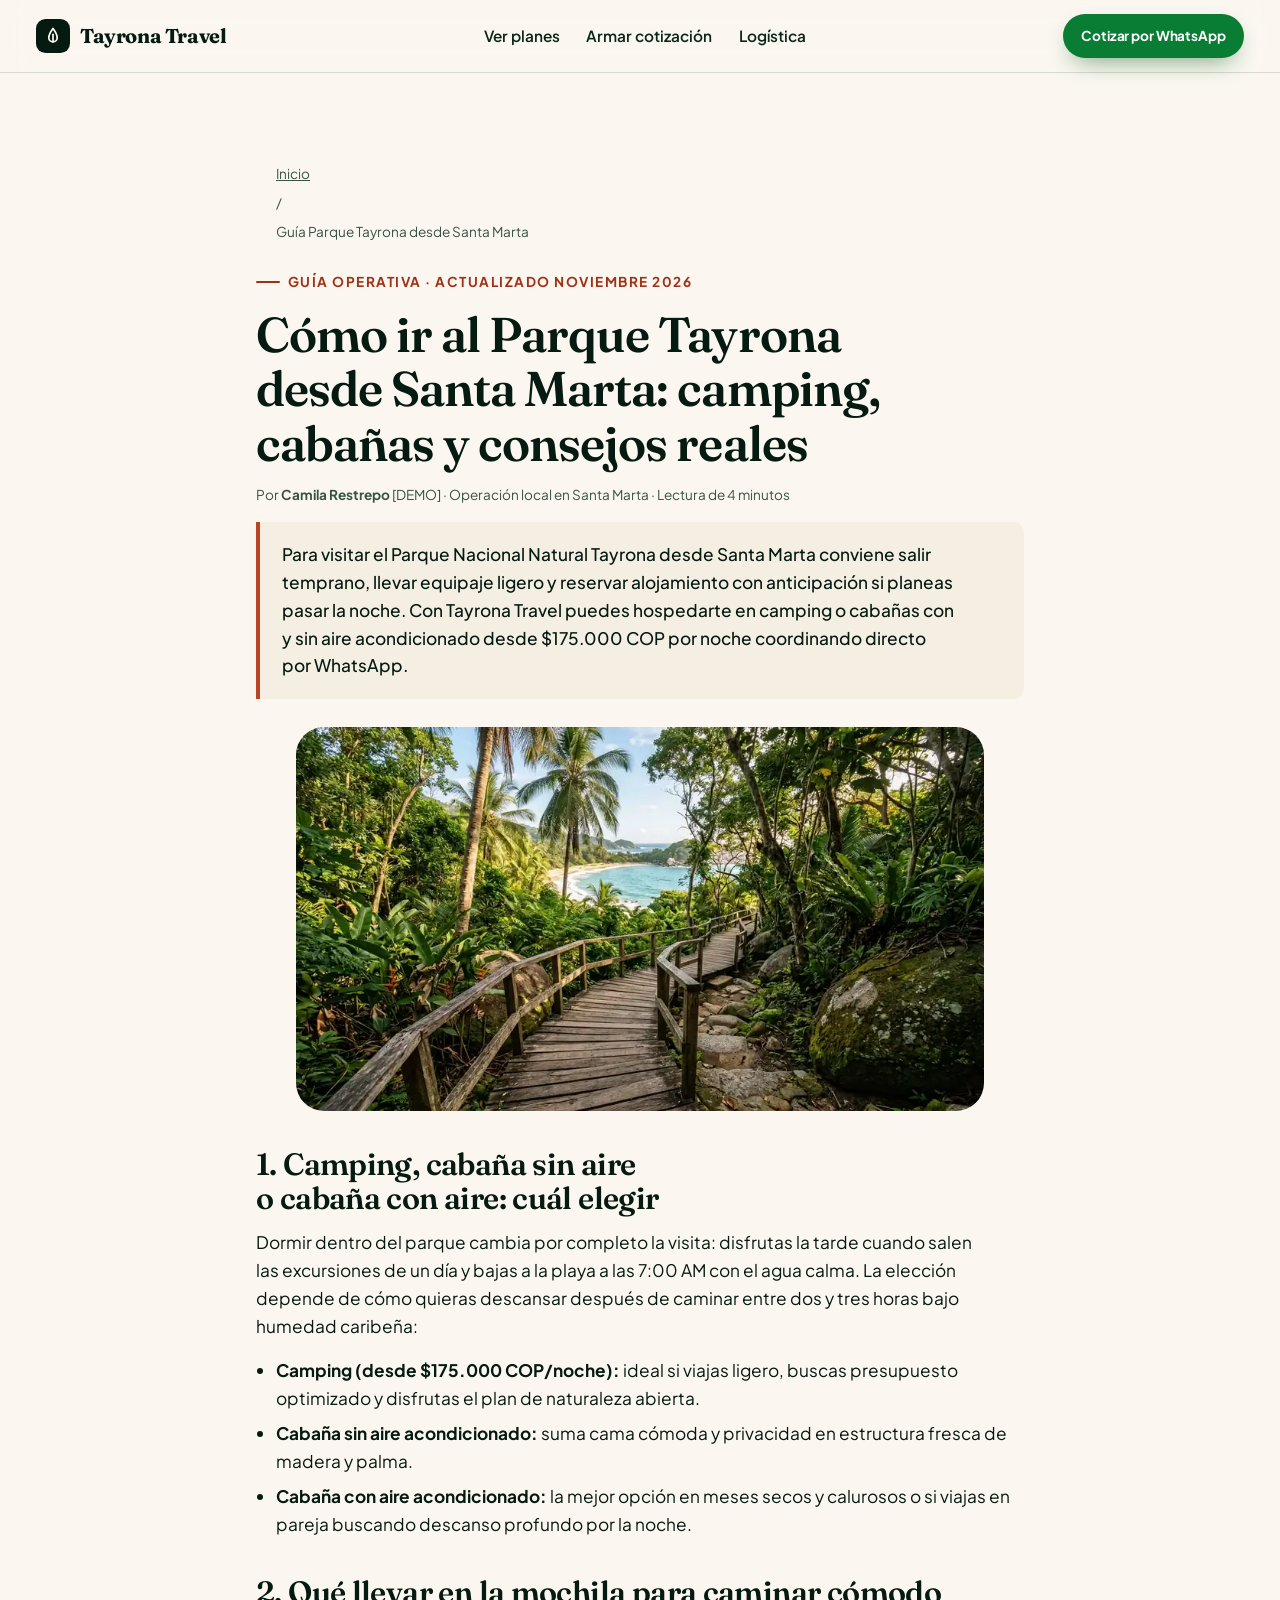
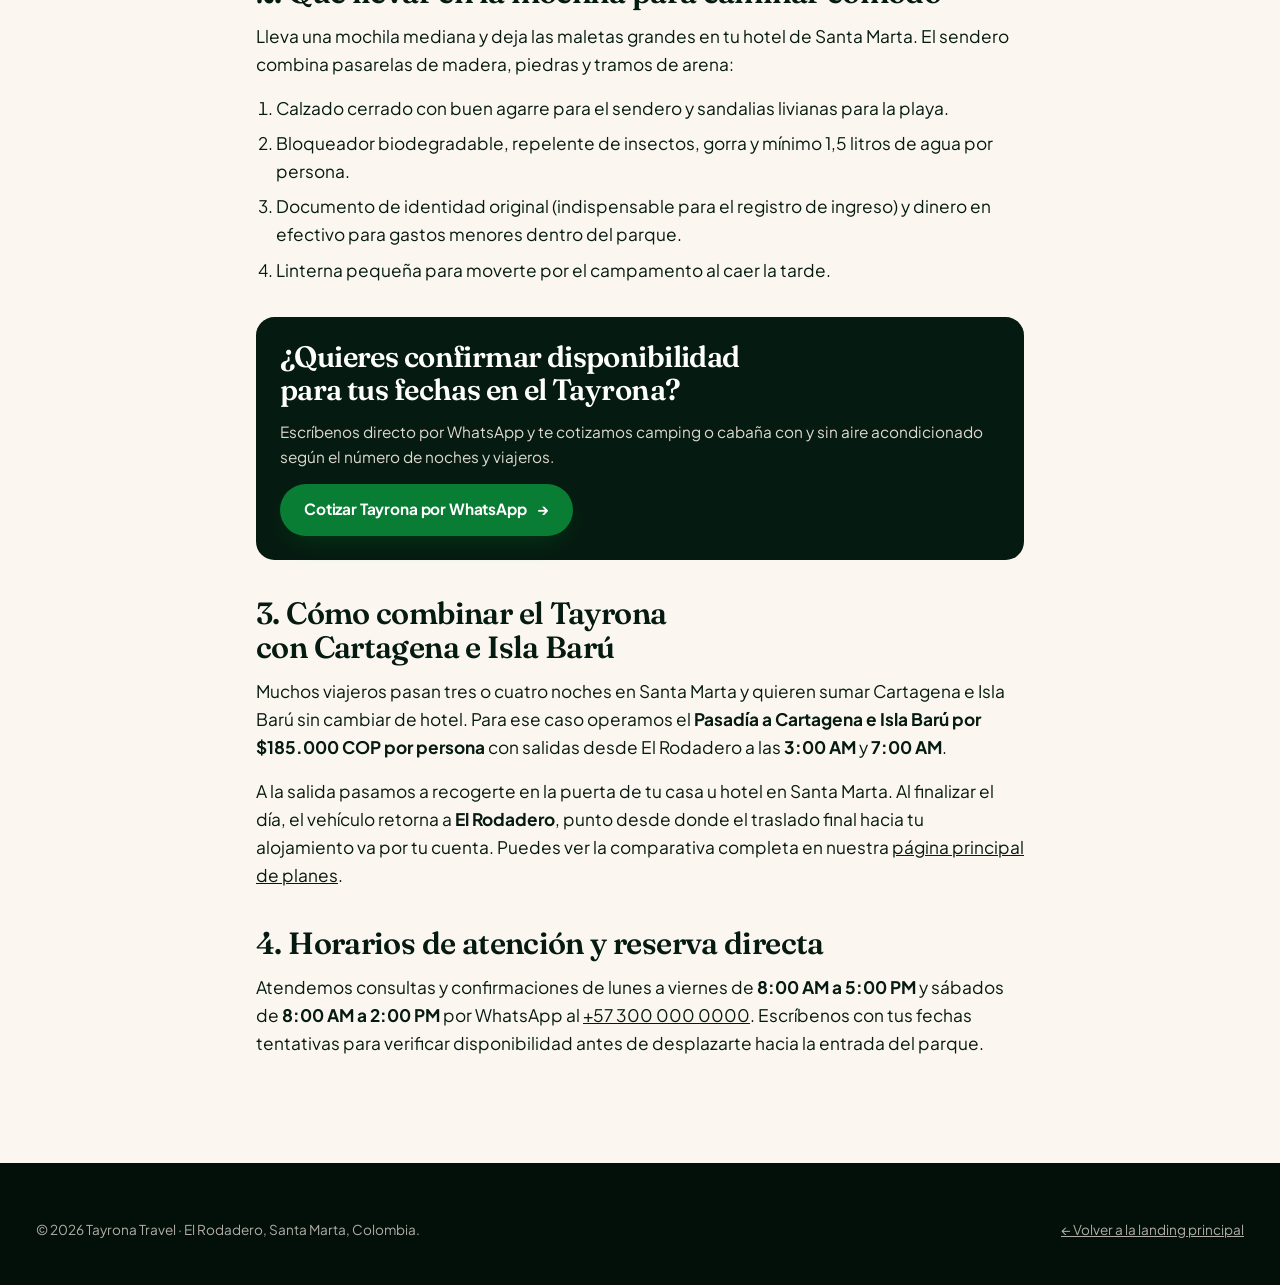
<file: examples/tayrona-travel/desarrollo/blog/guia-parque-tayrona-santa-marta.html>
<!doctype html>
<html lang="es-CO">
<head>
  <meta charset="utf-8">
  <meta name="viewport" content="width=device-width, initial-scale=1">
  <meta http-equiv="content-language" content="es-CO">
  <title>Cómo ir al Parque Tayrona desde Santa Marta: guía 2026</title>
  <meta name="description" content="Horarios, precios desde $175.000, qué empacar y cuándo elegir camping o cabaña con aire acondicionado en el Parque Tayrona saliendo desde Santa Marta.">
  <link rel="canonical" href="https://tayronatravel.example/blog/guia-parque-tayrona-santa-marta.html">
  <meta name="robots" content="index, follow, max-image-preview:large">
  <meta name="theme-color" content="#123128">

  <meta property="og:type" content="article">
  <meta property="og:locale" content="es_CO">
  <meta property="og:site_name" content="Tayrona Travel">
  <meta property="og:title" content="Cómo ir al Parque Tayrona desde Santa Marta: guía 2026">
  <meta property="og:description" content="Guía directa para planear tu noche en camping o cabaña dentro del Parque Tayrona saliendo desde Santa Marta.">
  <meta property="og:url" content="https://tayronatravel.example/blog/guia-parque-tayrona-santa-marta.html">
  <meta property="og:image" content="https://tayronatravel.example/assets/img/sendero-tayrona-blog.webp">

  <link rel="preload" as="image" href="../assets/img/sendero-tayrona-blog.webp" type="image/webp" fetchpriority="high">
  <link rel="preconnect" href="https://fonts.googleapis.com">
  <link rel="preconnect" href="https://fonts.gstatic.com" crossorigin>
  <link href="https://fonts.googleapis.com/css2?family=Fraunces:ital,opsz,wght@0,9..144,500;0,9..144,600;0,9..144,700&family=Plus+Jakarta+Sans:wght@400;500;600;700&display=swap" rel="stylesheet">
  <link rel="stylesheet" href="../assets/css/styles.css">

  <script src="../assets/js/tracking.js"></script>

  <script type="application/ld+json">
  {
    "@context": "https://schema.org",
    "@graph": [
      {
        "@type": "Article",
        "@id": "https://tayronatravel.example/blog/guia-parque-tayrona-santa-marta.html#articulo",
        "headline": "Cómo ir al Parque Tayrona desde Santa Marta: camping, cabañas y consejos 2026",
        "description": "Guía práctica para hospedarte en camping o cabaña con y sin aire acondicionado en el Parque Nacional Natural Tayrona saliendo desde Santa Marta.",
        "image": "https://tayronatravel.example/assets/img/sendero-tayrona-blog.webp",
        "datePublished": "2026-11-24",
        "dateModified": "2026-11-24",
        "inLanguage": "es-CO",
        "author": {
          "@type": "Person",
          "name": "Camila Restrepo",
          "jobTitle": "Coordinadora de operaciones en Santa Marta",
          "sameAs": "https://www.instagram.com/example-tayrona"
        },
        "publisher": {
          "@type": "TravelAgency",
          "@id": "https://tayronatravel.example/#agencia",
          "name": "Tayrona Travel",
          "url": "https://tayronatravel.example/"
        }
      },
      {
        "@type": "BreadcrumbList",
        "itemListElement": [
          {
            "@type": "ListItem",
            "position": 1,
            "name": "Inicio",
            "item": "https://tayronatravel.example/"
          },
          {
            "@type": "ListItem",
            "position": 2,
            "name": "Guía Parque Tayrona desde Santa Marta",
            "item": "https://tayronatravel.example/blog/guia-parque-tayrona-santa-marta.html"
          }
        ]
      }
    ]
  }
  </script>
</head>
<body>
  <a class="skip-link" href="#articulo-principal">Ir al artículo</a>

  <header class="site-header">
    <div class="container site-header__inner">
      <a class="brand" href="../index.html">
        <span class="brand__mark" aria-hidden="true">
          <svg width="20" height="20" viewBox="0 0 24 24" fill="none" stroke="currentColor" stroke-width="2.1" stroke-linecap="round" stroke-linejoin="round">
            <path d="M12 3c-3 4-5 7-5 11a5 5 0 0 0 10 0c0-4-2-7-5-11Z"/>
            <path d="M12 10v9"/>
          </svg>
        </span>
        <span>Tayrona Travel</span>
      </a>

      <nav class="site-nav" aria-label="Navegación del blog">
        <a href="../index.html#planes">Ver planes</a>
        <a href="../index.html#armar-mensaje">Armar cotización</a>
        <a href="../index.html#logistica">Logística</a>
      </nav>

      <a
        class="btn btn--wa btn--sm"
        href="https://wa.me/573000000000?text=Hola%20Tayrona%20Travel%2C%20estoy%20leyendo%20la%20gu%C3%ADa%20del%20Parque%20Tayrona%20y%20quiero%20cotizar%20alojamiento."
        target="_blank"
        rel="noopener noreferrer"
        data-wa-cta
        data-cta-location="blog_header"
        data-plan-id="tayrona_alojamiento"
        data-plan-name="Consulta desde header Blog"
        data-price="175000"
        data-currency="COP"
      >
        <span class="btn__surface"><span>Cotizar por WhatsApp</span></span>
      </a>
    </div>
  </header>

  <main id="articulo-principal" class="section">
    <article class="article-wrap prose">
      <nav aria-label="Ruta de navegación">
        <ol class="breadcrumbs">
          <li><a href="../index.html">Inicio</a></li>
          <li aria-hidden="true">/</li>
          <li aria-current="page">Guía Parque Tayrona desde Santa Marta</li>
        </ol>
      </nav>

      <p class="eyebrow">Guía operativa · Actualizado noviembre 2026</p>
      <h1 style="font-size:clamp(2rem,1.45rem + 2vw,3.1rem);margin-bottom:0.85rem">
        Cómo ir al Parque Tayrona desde Santa Marta: camping, cabañas y consejos reales
      </h1>
      <p style="font-size:var(--text-xs);color:var(--ink-muted)">
        Por <strong>Camila Restrepo</strong> [DEMO] · Operación local en Santa Marta · Lectura de 4 minutos
      </p>

      <!-- Apertura answer-first (50 palabras exactas) -->
      <p class="answer-first">
        Para visitar el Parque Nacional Natural Tayrona desde Santa Marta conviene salir temprano, llevar equipaje ligero y reservar alojamiento con anticipación si planeas pasar la noche. Con Tayrona Travel puedes hospedarte en camping o cabañas con y sin aire acondicionado desde $175.000 COP por noche coordinando directo por WhatsApp.
      </p>

      <figure class="article-hero-img">
        <picture>
          <source srcset="../assets/img/sendero-tayrona-blog.webp" type="image/webp">
          <img
            src="../assets/img/sendero-tayrona-blog.jpg"
            width="900"
            height="502"
            fetchpriority="high"
            decoding="async"
            alt="Sendero ecológico de madera y piedra dentro del Parque Tayrona rodeado de árboles tropicales hacia la costa"
          >
        </picture>
      </figure>

      <h2>1. Camping, cabaña sin aire o cabaña con aire: cuál elegir</h2>
      <p>
        Dormir dentro del parque cambia por completo la visita: disfrutas la tarde cuando salen las excursiones de un día y bajas a la playa a las 7:00 AM con el agua calma. La elección depende de cómo quieras descansar después de caminar entre dos y tres horas bajo humedad caribeña:
      </p>
      <ul>
        <li><strong>Camping (desde $175.000 COP/noche):</strong> ideal si viajas ligero, buscas presupuesto optimizado y disfrutas el plan de naturaleza abierta.</li>
        <li><strong>Cabaña sin aire acondicionado:</strong> suma cama cómoda y privacidad en estructura fresca de madera y palma.</li>
        <li><strong>Cabaña con aire acondicionado:</strong> la mejor opción en meses secos y calurosos o si viajas en pareja buscando descanso profundo por la noche.</li>
      </ul>

      <h2>2. Qué llevar en la mochila para caminar cómodo</h2>
      <p>
        Lleva una mochila mediana y deja las maletas grandes en tu hotel de Santa Marta. El sendero combina pasarelas de madera, piedras y tramos de arena:
      </p>
      <ol>
        <li>Calzado cerrado con buen agarre para el sendero y sandalias livianas para la playa.</li>
        <li>Bloqueador biodegradable, repelente de insectos, gorra y mínimo 1,5 litros de agua por persona.</li>
        <li>Documento de identidad original (indispensable para el registro de ingreso) y dinero en efectivo para gastos menores dentro del parque.</li>
        <li>Linterna pequeña para moverte por el campamento al caer la tarde.</li>
      </ol>

      <aside class="inline-cta">
        <h3 style="color:#fff">¿Quieres confirmar disponibilidad para tus fechas en el Tayrona?</h3>
        <p>Escríbenos directo por WhatsApp y te cotizamos camping o cabaña con y sin aire acondicionado según el número de noches y viajeros.</p>
        <a
          class="btn btn--wa btn--pulse"
          href="https://wa.me/573000000000?text=Hola%20Tayrona%20Travel%2C%20le%C3%AD%20la%20gu%C3%ADa%20del%20Parque%20Tayrona%20y%20quiero%20cotizar%20camping%20o%20caba%C3%B1a%20desde%20%24175.000."
          target="_blank"
          rel="noopener noreferrer"
          data-wa-cta
          data-cta-location="blog_inline_cta"
          data-plan-id="tayrona_alojamiento"
          data-plan-name="Cotización desde Blog Tayrona"
          data-price="175000"
          data-currency="COP"
        >
          <span class="btn__surface">
            <span>Cotizar Tayrona por WhatsApp</span>
            <span class="btn__arrow" aria-hidden="true">→</span>
          </span>
        </a>
      </aside>

      <h2>3. Cómo combinar el Tayrona con Cartagena e Isla Barú</h2>
      <p>
        Muchos viajeros pasan tres o cuatro noches en Santa Marta y quieren sumar Cartagena e Isla Barú sin cambiar de hotel. Para ese caso operamos el <strong>Pasadía a Cartagena e Isla Barú por $185.000 COP por persona</strong> con salidas desde El Rodadero a las <strong>3:00 AM</strong> y <strong>7:00 AM</strong>.
      </p>
      <p>
        A la salida pasamos a recogerte en la puerta de tu casa u hotel en Santa Marta. Al finalizar el día, el vehículo retorna a <strong>El Rodadero</strong>, punto desde donde el traslado final hacia tu alojamiento va por tu cuenta. Puedes ver la comparativa completa en nuestra <a href="../index.html#planes">página principal de planes</a>.
      </p>

      <h2>4. Horarios de atención y reserva directa</h2>
      <p>
        Atendemos consultas y confirmaciones de lunes a viernes de <strong>8:00 AM a 5:00 PM</strong> y sábados de <strong>8:00 AM a 2:00 PM</strong> por WhatsApp al <a href="tel:+573000000000">+57 300 000 0000</a>. Escríbenos con tus fechas tentativas para verificar disponibilidad antes de desplazarte hacia la entrada del parque.
      </p>
    </article>
  </main>

  <footer class="site-footer">
    <div class="container">
      <div class="footer-bottom" style="margin-top:0;border-top:0;padding-top:0">
        <span>© 2026 Tayrona Travel · El Rodadero, Santa Marta, Colombia.</span>
        <a href="../index.html">← Volver a la landing principal</a>
      </div>
    </div>
  </footer>
</body>
</html>
</file>
<file: examples/tayrona-travel/desarrollo/assets/css/styles.css>
/* ==========================================================================
   Tayrona Travel — Sistema Visual Editorial Caribeño (Web Platform First)
   Paleta OKLCH · Container Queries · @starting-style · WCAG 2.2 AA
   ========================================================================== */

:root {
  /* Superficies cálidas arena y selva profunda */
  --sand-50: oklch(0.978 0.011 84);
  --sand-100: oklch(0.952 0.017 81);
  --sand-200: oklch(0.896 0.024 78);
  --sand-300: oklch(0.815 0.032 76);

  --jungle-950: oklch(0.195 0.034 162);
  --jungle-900: oklch(0.245 0.042 162);
  --jungle-800: oklch(0.315 0.048 162);
  --jungle-700: oklch(0.415 0.042 160);

  /* Acentos editoriales: terracota solar, agua caribe y WhatsApp accesible */
  --terracotta-600: oklch(0.545 0.155 37);
  --terracotta-700: oklch(0.475 0.148 35);
  --terracotta-100: oklch(0.935 0.038 44);

  --caribe-700: oklch(0.455 0.088 194);
  --caribe-100: oklch(0.938 0.028 192);

  --wa-600: oklch(0.515 0.142 149);
  --wa-700: oklch(0.442 0.132 149);
  --wa-glow: oklch(0.68 0.175 149 / 0.42);

  /* Semántica */
  --bg: var(--sand-50);
  --surface: oklch(0.992 0.005 84);
  --surface-alt: var(--sand-100);
  --ink: var(--jungle-950);
  --ink-muted: var(--jungle-700);
  --border-subtle: oklch(0.245 0.032 162 / 0.14);
  --border-strong: oklch(0.245 0.032 162 / 0.28);

  /* Tipografía */
  --font-display: "Fraunces", Georgia, "Times New Roman", serif;
  --font-body: "Plus Jakarta Sans", system-ui, -apple-system, "Segoe UI", sans-serif;

  /* Escala fluida */
  --text-xs: clamp(0.78rem, 0.74rem + 0.18vw, 0.85rem);
  --text-sm: clamp(0.88rem, 0.85rem + 0.18vw, 0.96rem);
  --text-base: clamp(1rem, 0.96rem + 0.2vw, 1.08rem);
  --text-lg: clamp(1.14rem, 1.05rem + 0.35vw, 1.32rem);
  --text-xl: clamp(1.42rem, 1.24rem + 0.75vw, 1.85rem);
  --text-2xl: clamp(1.9rem, 1.48rem + 1.7vw, 2.85rem);
  --text-hero: clamp(2.35rem, 1.68rem + 2.9vw, 4.35rem);

  /* Espaciado y radios */
  --container-max: 76rem;
  --gutter: clamp(1rem, 3.2vw, 2.25rem);
  --section-py: clamp(3.5rem, 7vw, 6.5rem);
  --radius-sm: 0.65rem;
  --radius-md: 1.15rem;
  --radius-lg: 1.75rem;
  --radius-pill: 999px;

  /* Motion */
  --ease-out-expo: cubic-bezier(0.16, 1, 0.3, 1);
  --duration-fast: 150ms;
  --duration-base: 260ms;
  --duration-slow: 480ms;
}

/* Reset limpio y accesibilidad base */
*, *::before, *::after {
  box-sizing: border-box;
}

html {
  scroll-behavior: smooth;
  text-size-adjust: 100%;
  interpolate-size: allow-keywords;
}

body {
  margin: 0;
  font-family: var(--font-body);
  font-size: var(--text-base);
  line-height: 1.62;
  color: var(--ink);
  background-color: var(--bg);
  -webkit-font-smoothing: antialiased;
  overflow-x: clip;
}

img, picture, svg {
  display: block;
  max-width: 100%;
}

img {
  height: auto;
}

a {
  color: inherit;
}

button, input, select {
  font: inherit;
  color: inherit;
}

:focus-visible {
  outline: 3px solid var(--terracotta-600);
  outline-offset: 3px;
}

.sr-only {
  position: absolute;
  width: 1px;
  height: 1px;
  padding: 0;
  margin: -1px;
  overflow: hidden;
  clip-path: inset(50%);
  white-space: nowrap;
  border: 0;
}

.skip-link {
  position: fixed;
  top: 0.75rem;
  left: 0.75rem;
  z-index: 1000;
  padding: 0.75rem 1.2rem;
  background: var(--jungle-950);
  color: #fff;
  font-weight: 700;
  border-radius: var(--radius-sm);
  text-decoration: none;
  transform: translateY(-160%);
  transition: transform var(--duration-fast) var(--ease-out-expo);
}

.skip-link:focus-visible {
  transform: translateY(0);
}

/* Utilidades de layout */
.container {
  width: min(100% - 2 * var(--gutter), var(--container-max));
  margin-inline: auto;
}

.section {
  padding-block: var(--section-py);
}

.section--alt {
  background-color: var(--surface-alt);
}

.section--dark {
  background-color: var(--jungle-950);
  color: var(--sand-50);
}

.eyebrow {
  display: inline-flex;
  align-items: center;
  gap: 0.5rem;
  font-size: var(--text-xs);
  font-weight: 700;
  letter-spacing: 0.11em;
  text-transform: uppercase;
  color: var(--terracotta-700);
  margin: 0 0 0.85rem;
}

.eyebrow::before {
  content: "";
  width: 1.5rem;
  height: 2px;
  background: currentColor;
  border-radius: 2px;
}

.section--dark .eyebrow {
  color: oklch(0.84 0.11 66);
}

h1, h2, h3 {
  font-family: var(--font-display);
  font-weight: 600;
  letter-spacing: -0.02em;
  line-height: 1.12;
  margin: 0;
  text-wrap: balance;
}

h2 {
  font-size: var(--text-2xl);
}

h3 {
  font-size: var(--text-xl);
}

p {
  margin: 0 0 1rem;
  text-wrap: pretty;
}

.lead {
  font-size: var(--text-lg);
  color: var(--ink-muted);
  max-width: 60ch;
}

.section--dark .lead {
  color: oklch(0.87 0.015 84);
}

/* Barra de progreso de lectura superior */
.scroll-progress {
  position: fixed;
  top: 0;
  left: 0;
  width: 100%;
  height: 3px;
  z-index: 95;
  background: transparent;
  pointer-events: none;
}

.scroll-progress__bar {
  width: 100%;
  height: 100%;
  background: linear-gradient(90deg, var(--terracotta-600), var(--wa-600));
  transform-origin: left center;
  transform: scaleX(0);
}

/* ==========================================================================
   Header
   ========================================================================== */
.site-header {
  position: sticky;
  top: 0;
  z-index: 90;
  background: oklch(0.978 0.011 84 / 0.88);
  backdrop-filter: blur(12px);
  border-bottom: 1px solid var(--border-subtle);
}

.site-header__inner {
  display: flex;
  align-items: center;
  justify-content: space-between;
  gap: 1rem;
  min-height: 4.5rem;
}

.brand {
  display: inline-flex;
  align-items: center;
  gap: 0.65rem;
  text-decoration: none;
  font-family: var(--font-display);
  font-weight: 700;
  font-size: 1.25rem;
  color: var(--jungle-950);
  letter-spacing: -0.02em;
}

.brand__mark {
  width: 2.1rem;
  height: 2.1rem;
  border-radius: 0.6rem;
  background: var(--jungle-950);
  color: var(--sand-50);
  display: grid;
  place-items: center;
  flex-shrink: 0;
}

.site-nav {
  display: none;
  align-items: center;
  gap: 1.65rem;
}

.site-nav a {
  text-decoration: none;
  font-size: var(--text-sm);
  font-weight: 600;
  color: var(--jungle-900);
  padding-block: 0.4rem;
  position: relative;
}

.site-nav a::after {
  content: "";
  position: absolute;
  left: 0;
  right: 0;
  bottom: 0;
  height: 2px;
  background: var(--terracotta-600);
  transform: scaleX(0);
  transform-origin: left center;
  transition: transform var(--duration-base) var(--ease-out-expo);
}

.site-nav a:hover::after,
.site-nav a:focus-visible::after {
  transform: scaleX(1);
}

.header-actions {
  display: flex;
  align-items: center;
  gap: 0.75rem;
}

.header-hours {
  display: none;
  font-size: var(--text-xs);
  color: var(--ink-muted);
  font-weight: 600;
}

@media (min-width: 56rem) {
  .site-nav {
    display: flex;
  }
}

@media (min-width: 72rem) {
  .header-hours {
    display: inline-flex;
    align-items: center;
    gap: 0.45rem;
  }
}

/* ==========================================================================
   Botones de alta atención (WhatsApp + secundarios) — Cero flicker en hover
   ========================================================================== */
.btn {
  position: relative;
  display: inline-flex;
  align-items: center;
  justify-content: center;
  text-decoration: none;
  border: 0;
  background: transparent;
  padding: 0;
  cursor: pointer;
  min-height: 48px;
  border-radius: var(--radius-pill);
  isolation: isolate;
}

.btn__surface {
  position: relative;
  display: inline-flex;
  align-items: center;
  justify-content: center;
  gap: 0.65rem;
  width: 100%;
  min-height: 48px;
  padding: 0.85rem 1.5rem;
  border-radius: var(--radius-pill);
  font-weight: 700;
  font-size: var(--text-sm);
  letter-spacing: -0.01em;
  overflow: hidden;
  transition:
    transform var(--duration-fast) var(--ease-out-expo),
    background-color var(--duration-fast) var(--ease-out-expo),
    color var(--duration-fast) var(--ease-out-expo),
    border-color var(--duration-fast) var(--ease-out-expo);
}

/* Brillo diagonal suave sobre hijo/pseudo-elemento */
.btn--wa .btn__surface {
  background: var(--wa-600);
  color: #fff;
  box-shadow: 0 10px 26px -10px oklch(0.38 0.12 149 / 0.62);
}

.btn--wa .btn__surface::after {
  content: "";
  position: absolute;
  inset: 0;
  background: linear-gradient(
    115deg,
    transparent 20%,
    oklch(1 0 0 / 0.28) 48%,
    transparent 76%
  );
  transform: translateX(-130%);
  transition: transform 620ms var(--ease-out-expo);
  pointer-events: none;
}

.btn--wa:hover .btn__surface,
.btn--wa:focus-visible .btn__surface {
  background: var(--wa-700);
  transform: translateY(-2px);
}

.btn--wa:hover .btn__surface::after {
  transform: translateX(130%);
}

.btn--wa:active .btn__surface {
  transform: translateY(0) scale(0.985);
}

/* Pulso de atención exclusivo en CTAs principales */
.btn--pulse::before {
  content: "";
  position: absolute;
  inset: -4px;
  border-radius: inherit;
  border: 2px solid var(--wa-glow);
  opacity: 0;
  pointer-events: none;
  z-index: -1;
  animation: wa-pulse 2.6s var(--ease-out-expo) infinite;
}

@keyframes wa-pulse {
  0% {
    transform: scale(0.97);
    opacity: 0.85;
  }
  70% {
    transform: scale(1.06, 1.18);
    opacity: 0;
  }
  100% {
    transform: scale(1.06, 1.18);
    opacity: 0;
  }
}

.btn--lg .btn__surface {
  min-height: 54px;
  padding: 0.95rem 1.85rem;
  font-size: var(--text-base);
}

.btn--sm .btn__surface {
  min-height: 44px;
  padding: 0.6rem 1.15rem;
  font-size: var(--text-xs);
}

.btn--ghost .btn__surface {
  background: oklch(1 0 0 / 0.1);
  color: var(--sand-50);
  border: 1px solid oklch(1 0 0 / 0.34);
  backdrop-filter: blur(8px);
}

.btn--ghost:hover .btn__surface {
  background: oklch(1 0 0 / 0.18);
  transform: translateY(-2px);
}

.btn--outline .btn__surface {
  background: transparent;
  color: var(--jungle-950);
  border: 1.5px solid var(--border-strong);
}

.btn--outline:hover .btn__surface {
  background: var(--sand-100);
  border-color: var(--jungle-950);
  transform: translateY(-2px);
}

.btn__arrow {
  transition: transform var(--duration-fast) var(--ease-out-expo);
}

.btn:hover .btn__arrow {
  transform: translateX(4px);
}

.btn__icon {
  width: 1.2rem;
  height: 1.2rem;
  flex-shrink: 0;
}

/* ==========================================================================
   Hero editorial inmersivo con parallax
   ========================================================================== */
.hero {
  position: relative;
  min-height: min(92svh, 54rem);
  display: grid;
  align-items: end;
  padding-block: clamp(3rem, 7vw, 5.5rem) clamp(2.5rem, 5vw, 4rem);
  background: var(--jungle-950);
  color: var(--sand-50);
  overflow: clip;
}

.hero__media {
  position: absolute;
  inset: -8% 0;
  z-index: 0;
  pointer-events: none;
}

.hero__media picture,
.hero__media img {
  width: 100%;
  height: 100%;
  object-fit: cover;
  object-position: center 42%;
}

.hero__scrim {
  position: absolute;
  inset: 0;
  z-index: 1;
  background:
    linear-gradient(180deg, oklch(0.16 0.03 162 / 0.36) 0%, oklch(0.16 0.035 162 / 0.62) 48%, oklch(0.15 0.035 162 / 0.92) 100%),
    linear-gradient(95deg, oklch(0.16 0.035 162 / 0.82) 0%, oklch(0.16 0.035 162 / 0.25) 62%, transparent 100%);
  pointer-events: none;
}

.hero__grid {
  position: relative;
  z-index: 2;
  display: grid;
  gap: clamp(1.75rem, 4vw, 3.25rem);
  align-items: end;
}

@media (min-width: 62rem) {
  .hero__grid {
    grid-template-columns: minmax(0, 1.35fr) minmax(20rem, 0.85fr);
  }
}

.hero__badge {
  display: inline-flex;
  align-items: center;
  gap: 0.55rem;
  padding: 0.42rem 0.9rem;
  border-radius: var(--radius-pill);
  background: oklch(0.98 0.01 84 / 0.14);
  border: 1px solid oklch(0.98 0.01 84 / 0.24);
  backdrop-filter: blur(8px);
  font-size: var(--text-xs);
  font-weight: 700;
  letter-spacing: 0.04em;
  color: var(--sand-50);
  margin-bottom: 1.25rem;
}

.hero__dot {
  width: 0.5rem;
  height: 0.5rem;
  border-radius: 50%;
  background: oklch(0.75 0.18 149);
}

.hero__title {
  font-size: var(--text-hero);
  color: #fff;
  margin-bottom: 1.15rem;
  max-width: 15ch;
}

.hero__title em {
  font-style: italic;
  font-weight: 500;
  color: oklch(0.89 0.088 74);
}

.hero__subtitle {
  font-size: var(--text-lg);
  color: oklch(0.92 0.014 84);
  max-width: 52ch;
  margin-bottom: 1.75rem;
}

.hero__actions {
  display: flex;
  flex-wrap: wrap;
  gap: 0.85rem;
  align-items: center;
}

.hero__trust {
  display: flex;
  flex-wrap: wrap;
  gap: 0.65rem 1.35rem;
  margin-top: 1.45rem;
  padding: 0;
  list-style: none;
  font-size: var(--text-xs);
  color: oklch(0.89 0.015 84);
  font-weight: 600;
}

.hero__trust li {
  display: inline-flex;
  align-items: center;
  gap: 0.4rem;
}

/* Tarjeta resumen flotante del Hero */
.hero-card {
  background: oklch(0.978 0.011 84 / 0.96);
  color: var(--ink);
  border-radius: var(--radius-lg);
  padding: clamp(1.25rem, 2.5vw, 1.75rem);
  border: 1px solid oklch(1 0 0 / 0.55);
}

.hero-card__eyebrow {
  font-size: var(--text-xs);
  font-weight: 700;
  text-transform: uppercase;
  letter-spacing: 0.09em;
  color: var(--terracotta-700);
  margin-bottom: 0.75rem;
}

.hero-card__list {
  display: grid;
  gap: 0.85rem;
  margin-bottom: 1.15rem;
}

.hero-card__item {
  display: flex;
  justify-content: space-between;
  align-items: baseline;
  gap: 1rem;
  padding-bottom: 0.85rem;
  border-bottom: 1px solid var(--border-subtle);
}

.hero-card__item:last-child {
  padding-bottom: 0;
  border-bottom: 0;
}

.hero-card__name {
  font-weight: 700;
  font-size: var(--text-sm);
  display: block;
}

.hero-card__meta {
  font-size: var(--text-xs);
  color: var(--ink-muted);
}

.hero-card__price {
  font-family: var(--font-display);
  font-size: 1.32rem;
  font-weight: 700;
  color: var(--jungle-950);
  white-space: nowrap;
  text-align: right;
}

.hero-card__unit {
  display: block;
  font-family: var(--font-body);
  font-size: 0.72rem;
  font-weight: 600;
  color: var(--ink-muted);
}

.hero-card__note {
  font-size: var(--text-xs);
  color: var(--ink-muted);
  margin: 0.85rem 0 0;
}

/* ==========================================================================
   Franja de hechos reales de operación
   ========================================================================== */
.facts-strip {
  background: var(--surface);
  border-bottom: 1px solid var(--border-subtle);
  padding-block: 1.45rem;
}

.facts-strip__grid {
  display: grid;
  grid-template-columns: repeat(auto-fit, minmax(12.5rem, 1fr));
  gap: 1.25rem;
}

.fact-item {
  display: flex;
  align-items: flex-start;
  gap: 0.75rem;
}

.fact-item__icon {
  width: 2.35rem;
  height: 2.35rem;
  border-radius: var(--radius-sm);
  background: var(--sand-100);
  color: var(--jungle-900);
  display: grid;
  place-items: center;
  flex-shrink: 0;
}

.fact-item__title {
  font-size: var(--text-sm);
  font-weight: 700;
  display: block;
  line-height: 1.25;
}

.fact-item__desc {
  font-size: var(--text-xs);
  color: var(--ink-muted);
  display: block;
  margin-top: 0.15rem;
}

/* ==========================================================================
   Sección de Planes (Container Queries + Parallax fotográfico)
   ========================================================================== */
.section-head {
  display: grid;
  gap: 0.9rem;
  margin-bottom: clamp(2rem, 4.5vw, 3.25rem);
  max-width: 46rem;
}

.plans-grid {
  display: grid;
  gap: clamp(1.5rem, 3vw, 2.25rem);
}

@media (min-width: 58rem) {
  .plans-grid {
    grid-template-columns: repeat(2, minmax(0, 1fr));
    align-items: stretch;
  }
}

.plan-card {
  container-type: inline-size;
  display: grid;
  grid-template-rows: auto 1fr;
  background: var(--surface);
  border: 1px solid var(--border-subtle);
  border-radius: var(--radius-lg);
  overflow: hidden;
}

.plan-card--featured {
  border: 2px solid var(--jungle-900);
}

.plan-card__media {
  position: relative;
  aspect-ratio: 4 / 3;
  overflow: hidden;
  background: var(--jungle-900);
}

.plan-card__media picture,
.plan-card__media img {
  width: 100%;
  height: 114%;
  object-fit: cover;
  transform: translateY(-7%);
}

.plan-card__tag {
  position: absolute;
  top: 1rem;
  left: 1rem;
  z-index: 2;
  padding: 0.4rem 0.85rem;
  border-radius: var(--radius-pill);
  background: var(--jungle-950);
  color: var(--sand-50);
  font-size: var(--text-xs);
  font-weight: 700;
}

.plan-card__tag--warm {
  background: var(--terracotta-600);
  color: #fff;
}

.plan-card__body {
  display: flex;
  flex-direction: column;
  padding: clamp(1.35rem, 3vw, 2rem);
  gap: 1.15rem;
}

.plan-card__top {
  display: flex;
  flex-wrap: wrap;
  justify-content: space-between;
  align-items: flex-start;
  gap: 0.75rem;
}

.plan-card__kicker {
  font-size: var(--text-xs);
  font-weight: 700;
  color: var(--caribe-700);
  text-transform: uppercase;
  letter-spacing: 0.08em;
  margin-bottom: 0.3rem;
}

.plan-card__price-box {
  text-align: left;
}

@container (min-width: 28rem) {
  .plan-card__price-box {
    text-align: right;
  }
}

.plan-card__from {
  display: block;
  font-size: var(--text-xs);
  color: var(--ink-muted);
  font-weight: 600;
}

.plan-card__price {
  font-family: var(--font-display);
  font-size: clamp(1.65rem, 1.3rem + 1.2vw, 2.15rem);
  font-weight: 700;
  color: var(--jungle-950);
  line-height: 1.05;
}

.plan-card__list {
  list-style: none;
  padding: 0;
  margin: 0;
  display: grid;
  gap: 0.6rem;
}

.plan-card__list li {
  display: flex;
  align-items: flex-start;
  gap: 0.55rem;
  font-size: var(--text-sm);
  color: var(--jungle-900);
}

.plan-card__check {
  color: var(--wa-700);
  font-weight: 800;
  flex-shrink: 0;
  line-height: 1.45;
}

.plan-card__callout {
  padding: 0.85rem 1rem;
  border-radius: var(--radius-sm);
  background: var(--sand-100);
  border-left: 3px solid var(--terracotta-600);
  font-size: var(--text-xs);
  color: var(--jungle-900);
  margin: 0;
}

.plan-card__actions {
  margin-top: auto;
  display: grid;
  gap: 0.6rem;
  padding-top: 0.4rem;
}

.plan-card__subactions {
  display: flex;
  flex-wrap: wrap;
  gap: 0.5rem;
}

.chip-link {
  display: inline-flex;
  align-items: center;
  min-height: 44px;
  padding: 0.45rem 0.9rem;
  border-radius: var(--radius-pill);
  border: 1px solid var(--border-strong);
  background: var(--sand-50);
  font-size: var(--text-xs);
  font-weight: 700;
  color: var(--jungle-900);
  text-decoration: none;
  transition: background-color var(--duration-fast) var(--ease-out-expo), border-color var(--duration-fast) var(--ease-out-expo);
}

.chip-link:hover {
  background: var(--terracotta-100);
  border-color: var(--terracotta-600);
}

/* ==========================================================================
   Armador interactivo de mensaje WhatsApp (Cero formularios, máxima conversión)
   ========================================================================== */
.wa-builder {
  background: var(--jungle-950);
  color: var(--sand-50);
  border-radius: var(--radius-lg);
  padding: clamp(1.5rem, 4vw, 3rem);
  display: grid;
  gap: clamp(1.75rem, 3.5vw, 3rem);
}

@media (min-width: 58rem) {
  .wa-builder {
    grid-template-columns: minmax(0, 1.15fr) minmax(0, 0.85fr);
    align-items: center;
  }
}

.wa-builder__group {
  margin-bottom: 1.35rem;
}

.wa-builder__group:last-child {
  margin-bottom: 0;
}

.wa-builder__label {
  display: block;
  font-size: var(--text-xs);
  font-weight: 700;
  text-transform: uppercase;
  letter-spacing: 0.08em;
  color: oklch(0.84 0.08 74);
  margin-bottom: 0.65rem;
}

.option-pills {
  display: flex;
  flex-wrap: wrap;
  gap: 0.55rem;
}

.pill-btn {
  min-height: 44px;
  padding: 0.55rem 1.05rem;
  border-radius: var(--radius-pill);
  border: 1px solid oklch(1 0 0 / 0.24);
  background: oklch(1 0 0 / 0.07);
  color: var(--sand-50);
  font-size: var(--text-sm);
  font-weight: 600;
  cursor: pointer;
  transition:
    background-color var(--duration-fast) var(--ease-out-expo),
    border-color var(--duration-fast) var(--ease-out-expo),
    color var(--duration-fast) var(--ease-out-expo);
}

.pill-btn:hover {
  background: oklch(1 0 0 / 0.14);
}

.pill-btn[aria-pressed="true"] {
  background: var(--sand-50);
  color: var(--jungle-950);
  border-color: var(--sand-50);
  font-weight: 700;
}

.wa-preview {
  background: oklch(0.24 0.038 162);
  border: 1px solid oklch(1 0 0 / 0.16);
  border-radius: var(--radius-md);
  padding: clamp(1.25rem, 2.5vw, 1.75rem);
  display: grid;
  gap: 1.15rem;
}

.wa-preview__header {
  display: flex;
  justify-content: space-between;
  align-items: center;
  gap: 0.75rem;
  font-size: var(--text-xs);
  color: oklch(0.86 0.015 84);
}

.wa-preview__bubble {
  background: oklch(0.95 0.04 148);
  color: var(--jungle-950);
  border-radius: 0.2rem 1rem 1rem 1rem;
  padding: 1rem 1.15rem;
  font-size: var(--text-sm);
  line-height: 1.55;
  font-weight: 500;
}

.wa-preview__meta {
  font-size: var(--text-xs);
  color: oklch(0.84 0.015 84);
  margin: 0;
}

/* ==========================================================================
   Logística transparente (Pasos con progreso al scroll)
   ========================================================================== */
.route-steps {
  position: relative;
  display: grid;
  gap: 1.25rem;
}

@media (min-width: 54rem) {
  .route-steps {
    grid-template-columns: repeat(3, minmax(0, 1fr));
    gap: 1.5rem;
  }
}

.route-step {
  position: relative;
  background: var(--surface);
  border: 1px solid var(--border-subtle);
  border-radius: var(--radius-md);
  padding: 1.5rem;
  display: grid;
  gap: 0.65rem;
  align-content: start;
}

.route-step__num {
  width: 2.5rem;
  height: 2.5rem;
  border-radius: 50%;
  background: var(--terracotta-100);
  color: var(--terracotta-700);
  font-family: var(--font-display);
  font-weight: 700;
  font-size: 1.15rem;
  display: grid;
  place-items: center;
}

.route-step h3 {
  font-size: 1.25rem;
}

.route-step p {
  font-size: var(--text-sm);
  color: var(--ink-muted);
  margin: 0;
}

.route-banner {
  margin-top: 1.5rem;
  padding: 1.25rem 1.5rem;
  border-radius: var(--radius-md);
  background: var(--caribe-100);
  border: 1px solid oklch(0.455 0.088 194 / 0.24);
  display: flex;
  flex-wrap: wrap;
  justify-content: space-between;
  align-items: center;
  gap: 1rem;
}

.route-banner p {
  margin: 0;
  font-size: var(--text-sm);
  max-width: 66ch;
}

/* ==========================================================================
   Tabla comparativa seleccionable (AI-Agent Ready)
   ========================================================================== */
.table-wrap {
  overflow-x: auto;
  border: 1px solid var(--border-subtle);
  border-radius: var(--radius-md);
  background: var(--surface);
}

.compare-table {
  width: 100%;
  border-collapse: collapse;
  min-width: 36rem;
  font-size: var(--text-sm);
}

.compare-table th,
.compare-table td {
  padding: 1rem 1.15rem;
  text-align: left;
  border-bottom: 1px solid var(--border-subtle);
  vertical-align: top;
}

.compare-table thead th {
  background: var(--sand-100);
  font-family: var(--font-display);
  font-size: 1.05rem;
  color: var(--jungle-950);
}

.compare-table tbody tr:last-child th,
.compare-table tbody tr:last-child td {
  border-bottom: 0;
}

.compare-table tbody th {
  font-weight: 700;
  color: var(--jungle-900);
  width: 24%;
}

/* ==========================================================================
   Prueba social y bloque de Blog
   ========================================================================== */
.reviews-grid {
  display: grid;
  gap: 1.25rem;
}

@media (min-width: 54rem) {
  .reviews-grid {
    grid-template-columns: repeat(3, minmax(0, 1fr));
  }
}

.review-card {
  background: var(--surface);
  border: 1px solid var(--border-subtle);
  border-radius: var(--radius-md);
  padding: 1.5rem;
  display: flex;
  flex-direction: column;
  gap: 0.9rem;
}

.review-card__stars {
  color: var(--terracotta-600);
  font-size: 0.95rem;
  letter-spacing: 0.12em;
}

.review-card__quote {
  font-size: var(--text-sm);
  color: var(--jungle-900);
  margin: 0;
}

.review-card__author {
  margin-top: auto;
  font-size: var(--text-xs);
  color: var(--ink-muted);
  font-weight: 700;
}

.blog-feature {
  display: grid;
  gap: 1.75rem;
  background: var(--surface);
  border: 1px solid var(--border-subtle);
  border-radius: var(--radius-lg);
  overflow: hidden;
}

@media (min-width: 54rem) {
  .blog-feature {
    grid-template-columns: 1.05fr 1fr;
    align-items: center;
  }
}

.blog-feature__media {
  height: 100%;
  min-height: 16rem;
  overflow: hidden;
}

.blog-feature__media picture,
.blog-feature__media img {
  width: 100%;
  height: 100%;
  object-fit: cover;
}

.blog-feature__content {
  padding: clamp(1.35rem, 3vw, 2.25rem);
  display: grid;
  gap: 0.85rem;
  align-content: center;
}

/* ==========================================================================
   FAQ nativo <details> (Web Platform First)
   ========================================================================== */
.faq-list {
  display: grid;
  gap: 0.85rem;
  max-width: 52rem;
}

.faq-item {
  background: var(--surface);
  border: 1px solid var(--border-subtle);
  border-radius: var(--radius-md);
  padding: 0;
  overflow: hidden;
}

.faq-item[open] {
  border-color: var(--jungle-800);
}

.faq-item summary {
  list-style: none;
  cursor: pointer;
  padding: 1.15rem 1.35rem;
  font-weight: 700;
  font-size: var(--text-base);
  display: flex;
  justify-content: space-between;
  align-items: center;
  gap: 1rem;
  min-height: 52px;
}

.faq-item summary::-webkit-details-marker {
  display: none;
}

.faq-item__icon {
  width: 1.5rem;
  height: 1.5rem;
  border-radius: 50%;
  background: var(--sand-100);
  display: grid;
  place-items: center;
  flex-shrink: 0;
  transition: transform var(--duration-base) var(--ease-out-expo);
}

.faq-item[open] .faq-item__icon {
  transform: rotate(45deg);
  background: var(--jungle-950);
  color: #fff;
}

.faq-item__answer {
  padding: 0 1.35rem 1.25rem;
  color: var(--ink-muted);
  font-size: var(--text-sm);
}

/* ==========================================================================
   CTA final y Footer
   ========================================================================== */
.closing-cta {
  text-align: center;
  display: grid;
  justify-items: center;
  gap: 1.15rem;
}

.closing-cta h2 {
  max-width: 22ch;
}

.site-footer {
  background: oklch(0.155 0.028 162);
  color: oklch(0.86 0.014 84);
  padding-block: 3.25rem 6rem;
  font-size: var(--text-sm);
}

@media (min-width: 54rem) {
  .site-footer {
    padding-block: 3.5rem 2.75rem;
  }
}

.footer-grid {
  display: grid;
  gap: 2rem;
}

@media (min-width: 54rem) {
  .footer-grid {
    grid-template-columns: 1.3fr 1fr 1fr;
  }
}

.site-footer h3 {
  font-size: 1.05rem;
  color: #fff;
  margin-bottom: 0.75rem;
}

.footer-list {
  list-style: none;
  padding: 0;
  margin: 0;
  display: grid;
  gap: 0.45rem;
}

.footer-bottom {
  margin-top: 2.25rem;
  padding-top: 1.25rem;
  border-top: 1px solid oklch(1 0 0 / 0.14);
  display: flex;
  flex-wrap: wrap;
  justify-content: space-between;
  gap: 0.85rem;
  font-size: var(--text-xs);
  color: oklch(0.75 0.012 84);
}

.link-btn {
  background: none;
  border: 0;
  padding: 0;
  color: inherit;
  text-decoration: underline;
  cursor: pointer;
  font-size: inherit;
}

/* ==========================================================================
   Botón flotante WhatsApp inteligente
   ========================================================================== */
.floating-wa {
  position: fixed;
  right: 1rem;
  bottom: 1rem;
  z-index: 80;
  opacity: 0;
  pointer-events: none;
  transform: translateY(16px);
  transition:
    opacity var(--duration-base) var(--ease-out-expo),
    transform var(--duration-base) var(--ease-out-expo);
}

.floating-wa.is-visible {
  opacity: 1;
  pointer-events: auto;
  transform: translateY(0);
}

@media (max-width: 40rem) {
  .floating-wa {
    left: 1rem;
    right: 1rem;
    bottom: 0.75rem;
  }
  .floating-wa .btn {
    width: 100%;
  }
}

/* ==========================================================================
   Banner de Consent Mode v2 y <dialog> nativo con @starting-style
   ========================================================================== */
.consent-banner {
  position: fixed;
  left: 1rem;
  bottom: 5rem;
  z-index: 92;
  width: min(calc(100% - 2rem), 28rem);
  background: var(--surface);
  color: var(--ink);
  border: 1px solid var(--border-strong);
  border-radius: var(--radius-md);
  padding: 1.1rem 1.2rem;
  box-shadow: 0 18px 40px -16px oklch(0.18 0.03 162 / 0.35);
  display: grid;
  gap: 0.85rem;
}

.consent-banner[hidden] {
  display: none;
}

.consent-banner__title {
  font-weight: 700;
  font-size: var(--text-sm);
  margin: 0;
}

.consent-banner__text {
  font-size: var(--text-xs);
  color: var(--ink-muted);
  margin: 0;
}

.consent-banner__actions {
  display: flex;
  flex-wrap: wrap;
  gap: 0.5rem;
}

.consent-btn {
  min-height: 44px;
  padding: 0.5rem 0.95rem;
  border-radius: var(--radius-pill);
  border: 1px solid var(--border-strong);
  background: var(--sand-50);
  font-size: var(--text-xs);
  font-weight: 700;
  cursor: pointer;
}

.consent-btn--primary {
  background: var(--jungle-950);
  color: #fff;
  border-color: var(--jungle-950);
}

dialog.privacy-dialog {
  width: min(calc(100% - 2rem), 30rem);
  border: 1px solid var(--border-strong);
  border-radius: var(--radius-lg);
  padding: 1.5rem;
  background: var(--surface);
  color: var(--ink);
  opacity: 1;
  transform: translateY(0) scale(1);
  transition:
    opacity var(--duration-base) var(--ease-out-expo),
    transform var(--duration-base) var(--ease-out-expo),
    overlay var(--duration-base) allow-discrete,
    display var(--duration-base) allow-discrete;
}

@starting-style {
  dialog.privacy-dialog[open] {
    opacity: 0;
    transform: translateY(12px) scale(0.98);
  }
}

dialog.privacy-dialog::backdrop {
  background: oklch(0.15 0.03 162 / 0.58);
  backdrop-filter: blur(4px);
}

.dialog-head {
  display: flex;
  justify-content: space-between;
  align-items: center;
  gap: 1rem;
  margin-bottom: 1rem;
}

.dialog-close {
  min-width: 44px;
  min-height: 44px;
  border-radius: 50%;
  border: 1px solid var(--border-strong);
  background: var(--sand-50);
  cursor: pointer;
  font-weight: 700;
}

.toggle-row {
  display: flex;
  justify-content: space-between;
  align-items: center;
  gap: 1rem;
  padding-block: 0.75rem;
  border-bottom: 1px solid var(--border-subtle);
  font-size: var(--text-sm);
}

.toggle-row input[type="checkbox"] {
  width: 1.25rem;
  height: 1.25rem;
  accent-color: var(--jungle-950);
}

/* ==========================================================================
   Artículo de Blog (estilos editoriales)
   ========================================================================== */
.article-wrap {
  width: min(100% - 2 * var(--gutter), 48rem);
  margin-inline: auto;
}

.breadcrumbs {
  display: flex;
  flex-wrap: wrap;
  gap: 0.45rem;
  list-style: none;
  padding: 0;
  margin: 0 0 1.25rem;
  font-size: var(--text-xs);
  color: var(--ink-muted);
}

.article-hero-img {
  border-radius: var(--radius-lg);
  overflow: hidden;
  margin-block: 1.75rem;
}

.answer-first {
  background: var(--sand-100);
  border-left: 4px solid var(--terracotta-600);
  padding: 1.15rem 1.35rem;
  border-radius: 0 var(--radius-sm) var(--radius-sm) 0;
  margin-bottom: 1.75rem;
  font-weight: 500;
}

.prose h2 {
  font-size: clamp(1.45rem, 1.2rem + 0.9vw, 1.95rem);
  margin: 2.25rem 0 0.85rem;
}

.prose ul, .prose ol {
  padding-left: 1.25rem;
  margin: 0 0 1.25rem;
  display: grid;
  gap: 0.45rem;
}

.inline-cta {
  margin-block: 2rem;
  padding: 1.5rem;
  border-radius: var(--radius-md);
  background: var(--jungle-950);
  color: var(--sand-50);
  display: grid;
  gap: 0.85rem;
  justify-items: start;
}

.inline-cta p {
  margin: 0;
  color: oklch(0.89 0.015 84);
  font-size: var(--text-sm);
}

/* ==========================================================================
   Accesibilidad: prefers-reduced-motion y forced-colors
   ========================================================================== */
@media (prefers-reduced-motion: reduce) {
  html {
    scroll-behavior: auto;
  }
  .btn--pulse::before {
    animation: none;
    display: none;
  }
  .btn--wa .btn__surface::after {
    display: none;
  }
  .btn:hover .btn__surface,
  .btn:hover .btn__arrow {
    transform: none;
  }
  .floating-wa {
    transform: none;
  }
}

@media (forced-colors: active) {
  .btn__surface,
  .plan-card,
  .route-step,
  .faq-item {
    border: 1px solid CanvasText;
  }
}
</file>
